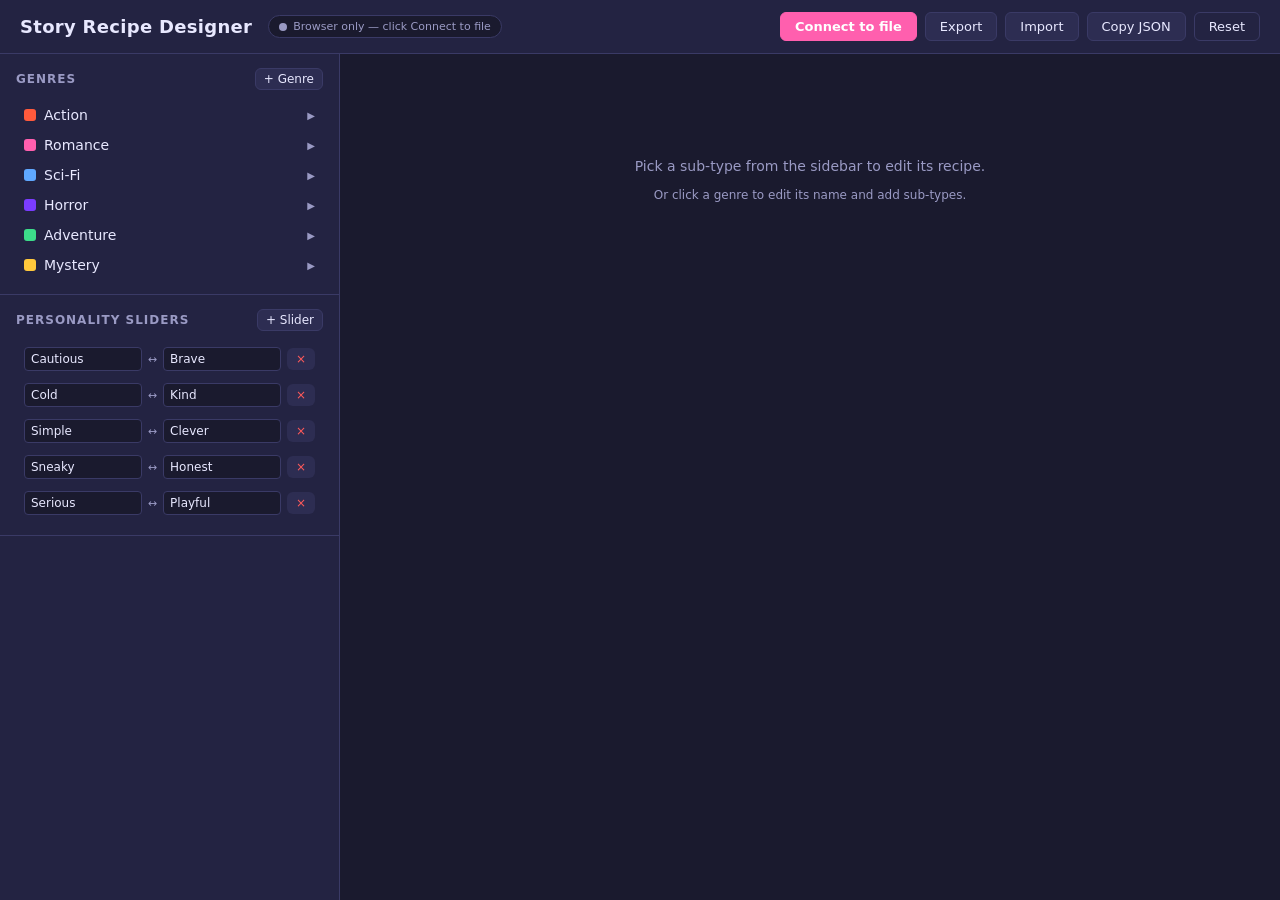
<file: tools/recipe-designer/index.html>
<!DOCTYPE html>
<html lang="en">
<head>
    <meta charset="UTF-8">
    <title>Recipe Designer</title>
    <link rel="stylesheet" href="designer.css">
</head>
<body>
    <header>
        <div class="header-left">
            <h1>Story Recipe Designer</h1>
            <div id="save-status" class="save-status" title="Where your changes are being saved">
                <span class="status-dot"></span>
                <span class="status-text">Loading…</span>
            </div>
        </div>
        <div class="header-actions">
            <button id="btn-connect" class="primary" title="Pick recipes.json so edits auto-save to disk">Connect to file</button>
            <button id="btn-export"  title="Download recipes.json">Export</button>
            <button id="btn-import"  title="Load a recipes.json file">Import</button>
            <button id="btn-copy"    title="Copy JSON to clipboard">Copy JSON</button>
            <button id="btn-reset"   title="Reset to the file on disk" class="ghost">Reset</button>
            <input type="file" id="file-input" accept="application/json" hidden>
        </div>
    </header>

    <main>
        <aside id="sidebar">
            <section class="side-block">
                <div class="side-header">
                    <h2>Genres</h2>
                    <button id="btn-add-genre" class="mini">+ Genre</button>
                </div>
                <ul id="genre-list"></ul>
            </section>

            <section class="side-block">
                <div class="side-header">
                    <h2>Personality Sliders</h2>
                    <button id="btn-add-slider" class="mini">+ Slider</button>
                </div>
                <ul id="slider-list"></ul>
            </section>
        </aside>

        <section id="editor">
            <div id="empty-state" class="empty-state">
                <p>Pick a sub-type from the sidebar to edit its recipe.</p>
                <p class="hint">Or click a genre to edit its name and add sub-types.</p>
            </div>
        </section>
    </main>

    <div id="toast" class="toast hidden"></div>

    <script src="designer.js"></script>
</body>
</html>
</file>
<file: tools/recipe-designer/designer.css>
:root {
    --bg:        #1a1a2e;
    --panel:     #232342;
    --panel-2:   #2d2d52;
    --border:    #3a3a66;
    --text:      #e8e8ff;
    --text-dim:  #9a9ac4;
    --accent:    #ff5fae;
    --accent-2:  #5fa8ff;
    --danger:    #ff5a5a;
    --good:      #3cdc8a;
}

* { box-sizing: border-box; }

html, body {
    margin: 0;
    padding: 0;
    height: 100%;
    background: var(--bg);
    color: var(--text);
    font-family: -apple-system, BlinkMacSystemFont, 'Segoe UI', system-ui, sans-serif;
    font-size: 14px;
}

body {
    display: flex;
    flex-direction: column;
}

/* === HEADER === */
header {
    display: flex;
    align-items: center;
    justify-content: space-between;
    gap: 12px;
    padding: 12px 20px;
    background: var(--panel);
    border-bottom: 1px solid var(--border);
    flex-shrink: 0;
    flex-wrap: wrap;
}

header h1 {
    margin: 0;
    font-size: 18px;
    font-weight: 600;
    letter-spacing: 0.3px;
}

.header-left {
    display: flex;
    align-items: center;
    gap: 16px;
}

.save-status {
    display: flex;
    align-items: center;
    gap: 6px;
    padding: 4px 10px;
    background: var(--bg);
    border: 1px solid var(--border);
    border-radius: 12px;
    font-size: 11px;
    color: var(--text-dim);
    white-space: nowrap;
}

.status-dot {
    width: 8px;
    height: 8px;
    border-radius: 50%;
    background: var(--text-dim);
    flex-shrink: 0;
}

.save-status.synced .status-dot { background: var(--good); }
.save-status.synced            { color: var(--good); border-color: var(--good); }

.save-status.dirty .status-dot { background: #ff9f3c; animation: pulse 1.2s ease-in-out infinite; }
.save-status.dirty             { color: #ff9f3c; border-color: #ff9f3c; }

.save-status.browser .status-dot { background: var(--text-dim); }
.save-status.browser             { color: var(--text-dim); }

.save-status.error .status-dot { background: var(--danger); }
.save-status.error             { color: var(--danger); border-color: var(--danger); }

@keyframes pulse {
    0%, 100% { opacity: 1; }
    50%      { opacity: 0.4; }
}

.header-actions {
    display: flex;
    gap: 8px;
}

/* === BUTTONS === */
button {
    background: var(--panel-2);
    color: var(--text);
    border: 1px solid var(--border);
    padding: 6px 14px;
    font-size: 13px;
    border-radius: 6px;
    cursor: pointer;
    font-family: inherit;
    transition: background 0.12s, border-color 0.12s;
    white-space: nowrap;
}

button:hover {
    background: var(--border);
    border-color: var(--accent-2);
}

button.primary {
    background: var(--accent);
    border-color: var(--accent);
    color: white;
    font-weight: 600;
}

button.primary:hover {
    background: #ff7ec0;
    border-color: #ff7ec0;
}

button.ghost {
    background: transparent;
}

button.danger {
    color: var(--danger);
    border-color: transparent;
}

button.danger:hover {
    background: rgba(255, 90, 90, 0.15);
    border-color: var(--danger);
}

button.mini {
    padding: 3px 8px;
    font-size: 12px;
}

/* === MAIN LAYOUT === */
main {
    display: flex;
    flex: 1;
    min-height: 0;
}

/* === SIDEBAR === */
#sidebar {
    width: 340px;
    background: var(--panel);
    border-right: 1px solid var(--border);
    overflow-y: auto;
    flex-shrink: 0;
}

.side-block {
    padding: 14px 16px;
    border-bottom: 1px solid var(--border);
}

.side-header {
    display: flex;
    align-items: center;
    justify-content: space-between;
    margin-bottom: 10px;
}

.side-header h2 {
    margin: 0;
    font-size: 12px;
    text-transform: uppercase;
    letter-spacing: 1px;
    color: var(--text-dim);
}

#sidebar ul {
    list-style: none;
    padding: 0;
    margin: 0;
}

.genre-row {
    display: flex;
    align-items: center;
    gap: 8px;
    padding: 7px 8px;
    border-radius: 5px;
    cursor: pointer;
    user-select: none;
}

.genre-row:hover {
    background: var(--panel-2);
}

.genre-row.active {
    background: var(--panel-2);
}

.genre-swatch {
    width: 12px;
    height: 12px;
    border-radius: 3px;
    flex-shrink: 0;
}

.genre-name {
    flex: 1;
    font-weight: 500;
}

.genre-arrow {
    font-size: 10px;
    color: var(--text-dim);
    transition: transform 0.15s;
}

.genre-row.expanded .genre-arrow {
    transform: rotate(90deg);
}

.subtype-list {
    margin: 4px 0 8px 22px !important;
    border-left: 1px solid var(--border);
    padding-left: 0 !important;
}

.subtype-row {
    display: flex;
    align-items: center;
    gap: 6px;
    padding: 5px 10px;
    border-radius: 4px;
    cursor: pointer;
    font-size: 13px;
    color: var(--text-dim);
}

.subtype-row:hover {
    background: var(--panel-2);
    color: var(--text);
}

.subtype-row.active {
    background: var(--accent);
    color: white;
    font-weight: 500;
}

.subtype-row.empty::after {
    content: "•";
    color: var(--text-dim);
    margin-left: auto;
}

.subtype-row.filled::after {
    content: "✓";
    color: var(--good);
    margin-left: auto;
    font-size: 11px;
}

.subtype-row.active.filled::after,
.subtype-row.active.empty::after {
    color: white;
}

.add-subtype {
    padding: 5px 10px;
    color: var(--text-dim);
    font-size: 12px;
    cursor: pointer;
    border-radius: 4px;
    font-style: italic;
}

.add-subtype:hover {
    background: var(--panel-2);
    color: var(--text);
}

/* === SLIDERS LIST === */
.slider-row {
    display: flex;
    align-items: center;
    gap: 6px;
    padding: 6px 8px;
    border-radius: 4px;
    font-size: 12px;
}

.slider-row:hover {
    background: var(--panel-2);
}

.slider-labels {
    flex: 1;
    display: flex;
    gap: 6px;
    align-items: center;
}

.slider-labels input {
    flex: 1;
    min-width: 0;
    width: 0;
    background: var(--bg);
    border: 1px solid var(--border);
    color: var(--text);
    padding: 4px 6px;
    border-radius: 4px;
    font-family: inherit;
    font-size: 12px;
}

.slider-labels input:focus {
    outline: none;
    border-color: var(--accent-2);
}

.slider-labels span {
    color: var(--text-dim);
    font-size: 11px;
}

/* === EDITOR === */
#editor {
    flex: 1;
    overflow-y: auto;
    padding: 24px 32px;
    min-width: 0;
}

.empty-state {
    text-align: center;
    color: var(--text-dim);
    margin-top: 80px;
}

.empty-state .hint {
    font-size: 12px;
    margin-top: 8px;
}

.editor-section {
    max-width: 760px;
}

.editor-title {
    display: flex;
    align-items: center;
    gap: 12px;
    margin-bottom: 4px;
}

.editor-title input {
    font-size: 24px;
    font-weight: 600;
    background: transparent;
    border: none;
    color: var(--text);
    flex: 1;
    padding: 4px 6px;
    border-radius: 4px;
}

.editor-title input:hover,
.editor-title input:focus {
    background: var(--panel);
    outline: none;
}

.editor-breadcrumb {
    color: var(--text-dim);
    font-size: 12px;
    text-transform: uppercase;
    letter-spacing: 1px;
    margin-bottom: 14px;
}

.field {
    margin-bottom: 22px;
}

.field-label {
    font-size: 12px;
    text-transform: uppercase;
    letter-spacing: 1px;
    color: var(--text-dim);
    margin-bottom: 6px;
    font-weight: 600;
}

.field-help {
    font-size: 12px;
    color: var(--text-dim);
    margin-bottom: 6px;
    font-style: italic;
}

.field input[type="text"],
.field textarea {
    width: 100%;
    background: var(--panel);
    border: 1px solid var(--border);
    color: var(--text);
    padding: 10px 12px;
    border-radius: 6px;
    font-family: inherit;
    font-size: 14px;
    line-height: 1.5;
    resize: vertical;
}

.field input[type="text"]:focus,
.field textarea:focus {
    outline: none;
    border-color: var(--accent-2);
}

.field textarea {
    min-height: 70px;
}

/* === LIST FIELDS (cast, beats) === */
.list-items {
    display: flex;
    flex-direction: column;
    gap: 8px;
}

.list-item {
    background: var(--panel);
    border: 1px solid var(--border);
    border-radius: 6px;
    padding: 10px 12px;
    display: flex;
    flex-direction: column;
    gap: 6px;
    position: relative;
}

.list-item input[type="text"] {
    background: transparent;
    border: none;
    border-bottom: 1px solid transparent;
    padding: 4px 0;
    font-weight: 600;
    font-size: 14px;
}

.list-item input[type="text"]:focus,
.list-item input[type="text"]:hover {
    outline: none;
    border-bottom-color: var(--border);
}

.list-item textarea {
    background: transparent;
    border: none;
    color: var(--text-dim);
    font-size: 13px;
    line-height: 1.5;
    padding: 0;
    resize: vertical;
    min-height: 38px;
}

.list-item textarea:focus {
    outline: none;
    color: var(--text);
}

.list-item-actions {
    position: absolute;
    top: 6px;
    right: 6px;
    display: flex;
    gap: 4px;
    opacity: 0;
    transition: opacity 0.15s;
}

.list-item:hover .list-item-actions {
    opacity: 1;
}

.list-item-actions button {
    padding: 2px 6px;
    font-size: 11px;
}

.add-item {
    margin-top: 8px;
    background: transparent;
    border: 1px dashed var(--border);
    color: var(--text-dim);
    width: 100%;
    padding: 8px;
}

.add-item:hover {
    border-color: var(--accent-2);
    color: var(--accent-2);
    background: transparent;
}

/* === GENRE EDIT MODE === */
.genre-edit-row {
    display: flex;
    align-items: center;
    gap: 10px;
    margin-bottom: 16px;
}

.genre-edit-row input[type="color"] {
    width: 40px;
    height: 40px;
    border: 1px solid var(--border);
    background: transparent;
    border-radius: 6px;
    cursor: pointer;
    padding: 2px;
}

.delete-genre-btn {
    margin-left: auto;
}

/* === TOAST === */
.toast {
    position: fixed;
    bottom: 24px;
    left: 50%;
    transform: translateX(-50%);
    background: var(--panel-2);
    border: 1px solid var(--border);
    color: var(--text);
    padding: 10px 18px;
    border-radius: 6px;
    box-shadow: 0 4px 12px rgba(0, 0, 0, 0.3);
    transition: opacity 0.2s, transform 0.2s;
    z-index: 100;
}

.toast.hidden {
    opacity: 0;
    pointer-events: none;
    transform: translate(-50%, 12px);
}

/* === MODAL === */
.modal-overlay {
    position: fixed;
    inset: 0;
    background: rgba(0, 0, 0, 0.55);
    display: flex;
    align-items: center;
    justify-content: center;
    z-index: 200;
}

.modal {
    background: var(--panel);
    border: 1px solid var(--border);
    border-radius: 8px;
    padding: 20px 22px;
    min-width: 360px;
    max-width: 480px;
    box-shadow: 0 10px 40px rgba(0, 0, 0, 0.5);
}

.modal h3 {
    margin: 0 0 14px 0;
    font-size: 16px;
    font-weight: 600;
}

.modal p {
    margin: 0 0 16px 0;
    color: var(--text);
    line-height: 1.5;
}

.modal input[type="text"] {
    width: 100%;
    background: var(--bg);
    border: 1px solid var(--border);
    color: var(--text);
    padding: 9px 12px;
    border-radius: 6px;
    font-family: inherit;
    font-size: 14px;
    margin-bottom: 16px;
}

.modal input[type="text"]:focus {
    outline: none;
    border-color: var(--accent-2);
}

.modal-actions {
    display: flex;
    gap: 8px;
    justify-content: flex-end;
}
</file>
